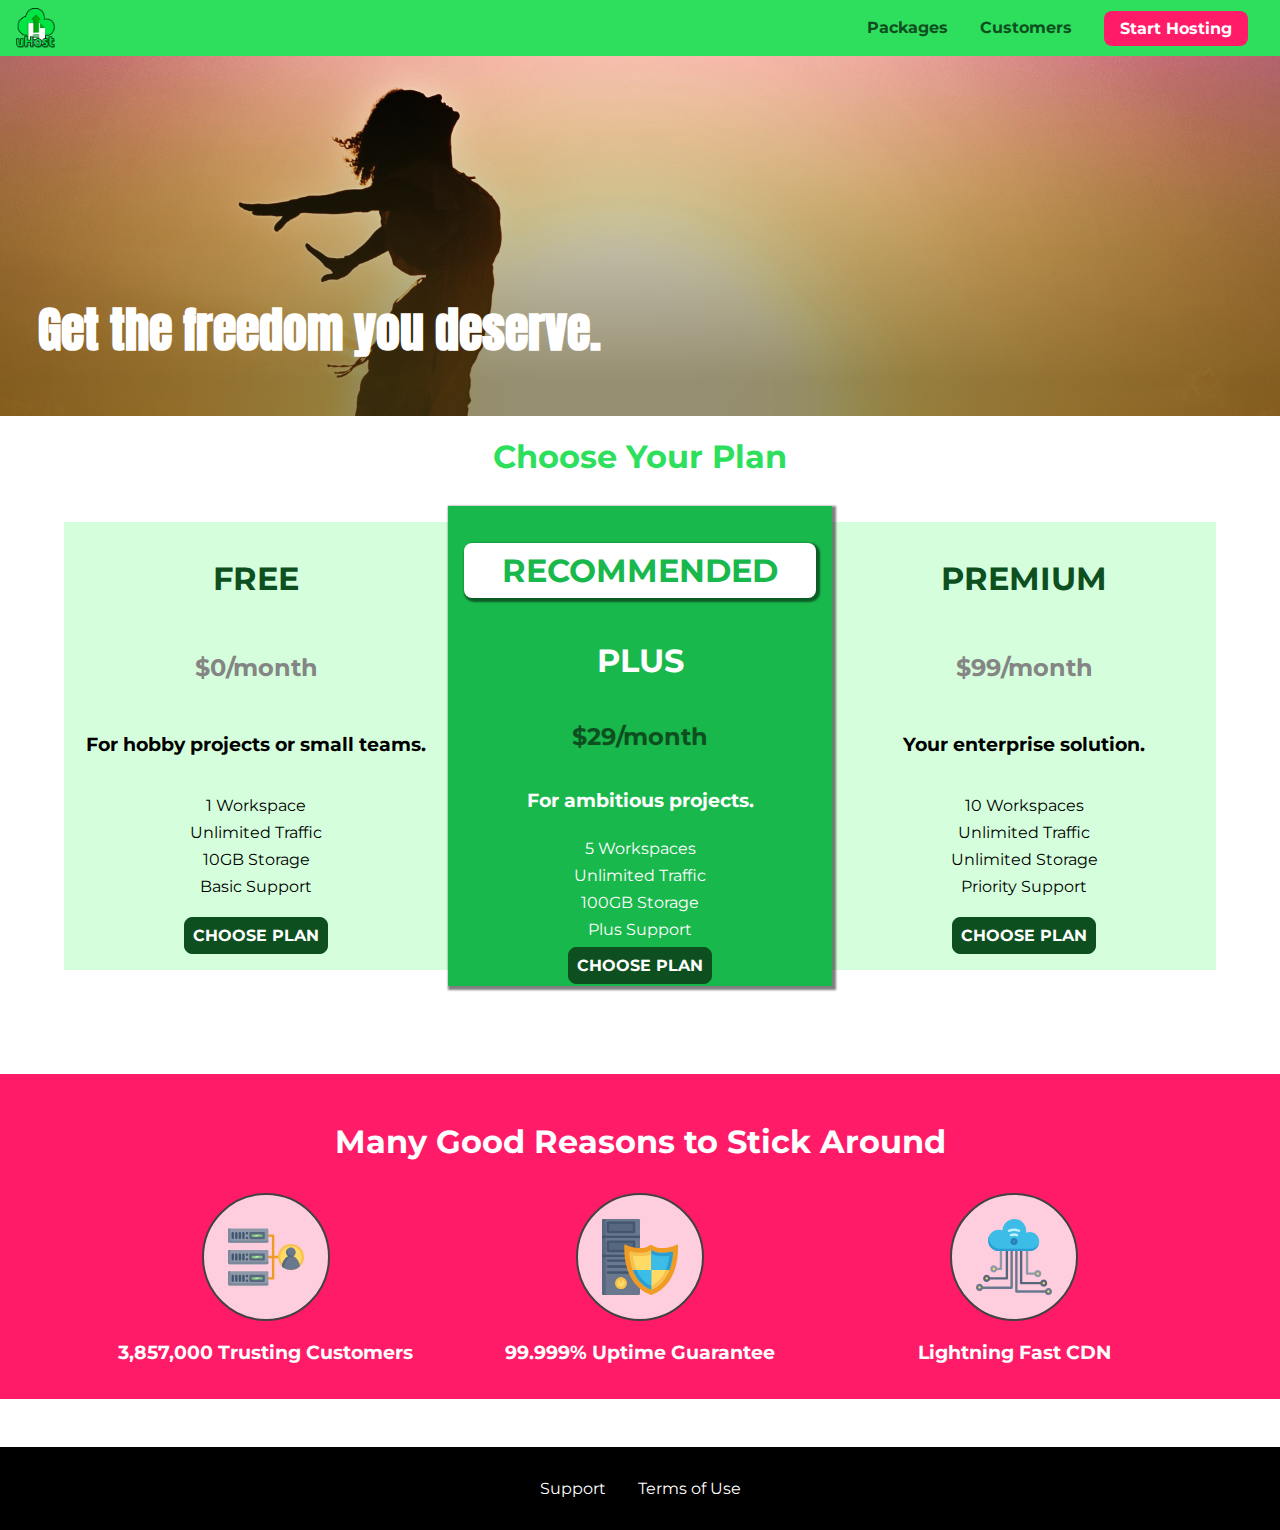
<file: index.html>
<!DOCTYPE html>
<html lang="en">

<head>
    <meta charset="UTF-8">
    <meta http-equiv="X-UA-Compatible" content="ie=edge">
    <meta name="viewport" content="width=device-width, initial-scale=1.0">
    <title>uHost</title>
    <link rel="shortcut icon" href="favicon.png">
    <link rel="stylesheet" href="shared.css">
    <link rel="stylesheet" href="main.css">
</head>

<body>
    <div class="backdrop"></div>
    <div class="modal">
        <h1 class="modal__title">Do you want to continue?</h1>
        <div class="modal__actions">
            <a href="start-hosting/index.html" class="modal__action">Yes!</a>
            <button class="modal__action modal__action--negative" type="button">No!</button>
        </div>
    </div>
    <header class="main-header">
        <div>
            <button class="toggle-button">
                <span class="toggle-button__bar"></span>
                <span class="toggle-button__bar"></span>
                <span class="toggle-button__bar"></span>
            </button>
            <a href="index.html" class="main-header__brand">
                <img src="images/uhost-icon.png" alt="uHost - Your favorite hosting company">
            </a>
        </div>
        <nav class="main-nav">
            <ul class="main-nav__items">
                <li class="main-nav__item">
                    <a href="packages/index.html">Packages</a>
                </li>
                <li class="main-nav__item">
                    <a href="customers/index.html">Customers</a>
                </li>
                <li class="main-nav__item main-nav__item--cta">
                    <a href="start-hosting/index.html">Start Hosting</a>
                </li>
            </ul>
        </nav>
    </header>
    <nav class="mobile-nav">
        <ul class="mobile-nav__items">
            <li class="mobile-nav__item">
                <a href="packages/index.html">Packages</a>
            </li>
            <li class="mobile-nav__item">
                <a href="customers/index.html">Customers</a>
            </li>
            <li class="mobile-nav__item mobile-nav__item--cta">
                <a href="start-hosting/index.html">Start Hosting</a>
            </li>
        </ul>
    </nav>
    <main>
        <section id="product-overview">
            <h1>Get the freedom you deserve.</h1>
        </section>
        <section id="plans">
            <h1 class="section-title">Choose Your Plan</h1>
            <div class="plan__list">
                <article class="plan">
                    <h1 class="plan__title">FREE</h1>
                    <h2 class="plan__price">$0/month</h2>
                    <h3>For hobby projects or small teams.</h3>
                    <ul class="plan__features">
                        <li class="plan__feature">1 Workspace</li>
                        <li class="plan__feature">Unlimited Traffic</li>
                        <li class="plan__feature">10GB Storage</li>
                        <li class="plan__feature">Basic Support</li>
                    </ul>
                    <div>
                        <button class="button">CHOOSE PLAN</button>
                    </div>
                </article>
                <article class="plan plan--highlighted">
                    <h1 class="plan__annotation">RECOMMENDED</h1>
                    <h1 class="plan__title">PLUS</h1>
                    <h2 class="plan__price">$29/month</h2>
                    <h3>For ambitious projects.</h3>
                    <ul class="plan__features">
                        <li class="plan__feature">5 Workspaces</li>
                        <li class="plan__feature">Unlimited Traffic</li>
                        <li class="plan__feature">100GB Storage</li>
                        <li class="plan__feature">Plus Support</li>
                    </ul>
                    <div>
                        <button class="button">CHOOSE PLAN</button>
                    </div>
                </article>
                <article class="plan">
                    <h1 class="plan__title">PREMIUM</h1>
                    <h2 class="plan__price">$99/month</h2>
                    <h3>Your enterprise solution.</h3>
                    <ul class="plan__features">
                        <li class="plan__feature">10 Workspaces</li>
                        <li class="plan__feature">Unlimited Traffic</li>
                        <li class="plan__feature">Unlimited Storage</li>
                        <li class="plan__feature">Priority Support</li>
                    </ul>
                    <div>
                        <button class="button">CHOOSE PLAN</button>
                    </div>
                </article>
            </div>
        </section>
        <section id="key-features">
            <h1 class="section-title">Many Good Reasons to Stick Around</h1>
            <ul class="key-feature__list">
                <li class="key-feature">
                    <div class="key-feature__image">
                        <svg viewBox="0 0 512 512">
                            <path style="fill:#F09B24;"
                                d="M344,248h-32V112c0-4.418-3.582-8-8-8h-40c-4.418,0-8,3.582-8,8s3.582,8,8,8h32v128h-32  c-4.418,0-8,3.582-8,8s3.582,8,8,8h32v128h-32c-4.418,0-8,3.582-8,8s3.582,8,8,8h40c4.418,0,8-3.582,8-8V264h32c4.418,0,8-3.582,8-8  S348.418,248,344,248z" />
                            <path style="fill:#8E9AA9;"
                                d="M264,64H8c-4.418,0-8,3.582-8,8v80c0,4.418,3.582,8,8,8h256c4.418,0,8-3.582,8-8V72  C272,67.582,268.418,64,264,64z" />
                            <path style="fill:#7C899B;"
                                d="M24,144c-4.418,0-8-3.582-8-8V64H8c-4.418,0-8,3.582-8,8v80c0,4.418,3.582,8,8,8h256  c4.418,0,8-3.582,8-8v-8H24z" />
                            <rect x="152" y="96" style="fill:#B8E3A8;" width="88" height="32" />
                            <g>
                                <polygon style="fill:#7EC97D;" points="152,96 152,128 166,128 198,96  " />
                                <polygon style="fill:#7EC97D;" points="220,96 188,128 240,128 240,96  " />
                            </g>
                            <path style="fill:#56677E;"
                                d="M240,136h-88c-4.418,0-8-3.582-8-8V96c0-4.418,3.582-8,8-8h88c4.418,0,8,3.582,8,8v32  C248,132.418,244.418,136,240,136z M160,120h72v-16h-72V120z" />
                            <g>
                                <path style="fill:#435670;"
                                    d="M32,136c-4.418,0-8-3.582-8-8V96c0-4.418,3.582-8,8-8s8,3.582,8,8v32C40,132.418,36.418,136,32,136z   " />
                                <path style="fill:#435670;"
                                    d="M56,136c-4.418,0-8-3.582-8-8V96c0-4.418,3.582-8,8-8s8,3.582,8,8v32C64,132.418,60.418,136,56,136z   " />
                                <path style="fill:#435670;"
                                    d="M80,136c-4.418,0-8-3.582-8-8V96c0-4.418,3.582-8,8-8s8,3.582,8,8v32C88,132.418,84.418,136,80,136z   " />
                                <path style="fill:#435670;"
                                    d="M104,136c-4.418,0-8-3.582-8-8V96c0-4.418,3.582-8,8-8s8,3.582,8,8v32   C112,132.418,108.418,136,104,136z" />
                                <path style="fill:#435670;"
                                    d="M128,105c-4.418,0-8-3.582-8-8v-1c0-4.418,3.582-8,8-8s8,3.582,8,8v1   C136,101.418,132.418,105,128,105z" />
                                <path style="fill:#435670;"
                                    d="M128,136c-4.418,0-8-3.582-8-8v-1c0-4.418,3.582-8,8-8s8,3.582,8,8v1   C136,132.418,132.418,136,128,136z" />
                            </g>
                            <path style="fill:#8E9AA9;"
                                d="M264,208H8c-4.418,0-8,3.582-8,8v80c0,4.418,3.582,8,8,8h256c4.418,0,8-3.582,8-8v-80  C272,211.582,268.418,208,264,208z" />
                            <path style="fill:#7C899B;"
                                d="M24,288c-4.418,0-8-3.582-8-8v-72H8c-4.418,0-8,3.582-8,8v80c0,4.418,3.582,8,8,8h256  c4.418,0,8-3.582,8-8v-8H24z" />
                            <rect x="152" y="240" style="fill:#B8E3A8;" width="88" height="32" />
                            <g>
                                <polygon style="fill:#7EC97D;" points="152,240 152,272 166,272 198,240  " />
                                <polygon style="fill:#7EC97D;" points="220,240 188,272 240,272 240,240  " />
                            </g>
                            <path style="fill:#56677E;"
                                d="M240,280h-88c-4.418,0-8-3.582-8-8v-32c0-4.418,3.582-8,8-8h88c4.418,0,8,3.582,8,8v32  C248,276.418,244.418,280,240,280z M160,264h72v-16h-72V264z" />
                            <g>
                                <path style="fill:#435670;"
                                    d="M32,280c-4.418,0-8-3.582-8-8v-32c0-4.418,3.582-8,8-8s8,3.582,8,8v32C40,276.418,36.418,280,32,280   z" />
                                <path style="fill:#435670;"
                                    d="M56,280c-4.418,0-8-3.582-8-8v-32c0-4.418,3.582-8,8-8s8,3.582,8,8v32C64,276.418,60.418,280,56,280   z" />
                                <path style="fill:#435670;"
                                    d="M80,280c-4.418,0-8-3.582-8-8v-32c0-4.418,3.582-8,8-8s8,3.582,8,8v32C88,276.418,84.418,280,80,280   z" />
                                <path style="fill:#435670;"
                                    d="M104,280c-4.418,0-8-3.582-8-8v-32c0-4.418,3.582-8,8-8s8,3.582,8,8v32   C112,276.418,108.418,280,104,280z" />
                                <path style="fill:#435670;"
                                    d="M128,249c-4.418,0-8-3.582-8-8v-1c0-4.418,3.582-8,8-8s8,3.582,8,8v1   C136,245.418,132.418,249,128,249z" />
                                <path style="fill:#435670;"
                                    d="M128,280c-4.418,0-8-3.582-8-8v-1c0-4.418,3.582-8,8-8s8,3.582,8,8v1   C136,276.418,132.418,280,128,280z" />
                            </g>
                            <path style="fill:#8E9AA9;"
                                d="M264,352H8c-4.418,0-8,3.582-8,8v80c0,4.418,3.582,8,8,8h256c4.418,0,8-3.582,8-8v-80  C272,355.582,268.418,352,264,352z" />
                            <path style="fill:#7C899B;"
                                d="M24,432c-4.418,0-8-3.582-8-8v-72H8c-4.418,0-8,3.582-8,8v80c0,4.418,3.582,8,8,8h256  c4.418,0,8-3.582,8-8v-8H24z" />
                            <rect x="152" y="384" style="fill:#B8E3A8;" width="88" height="32" />
                            <g>
                                <polygon style="fill:#7EC97D;" points="152,384 152,416 166,416 198,384  " />
                                <polygon style="fill:#7EC97D;" points="220,384 188,416 240,416 240,384  " />
                            </g>
                            <path style="fill:#56677E;"
                                d="M240,424h-88c-4.418,0-8-3.582-8-8v-32c0-4.418,3.582-8,8-8h88c4.418,0,8,3.582,8,8v32  C248,420.418,244.418,424,240,424z M160,408h72v-16h-72V408z" />
                            <g>
                                <path style="fill:#435670;"
                                    d="M32,424c-4.418,0-8-3.582-8-8v-32c0-4.418,3.582-8,8-8s8,3.582,8,8v32C40,420.418,36.418,424,32,424   z" />
                                <path style="fill:#435670;"
                                    d="M56,424c-4.418,0-8-3.582-8-8v-32c0-4.418,3.582-8,8-8s8,3.582,8,8v32C64,420.418,60.418,424,56,424   z" />
                                <path style="fill:#435670;"
                                    d="M80,424c-4.418,0-8-3.582-8-8v-32c0-4.418,3.582-8,8-8s8,3.582,8,8v32C88,420.418,84.418,424,80,424   z" />
                                <path style="fill:#435670;"
                                    d="M104,424c-4.418,0-8-3.582-8-8v-32c0-4.418,3.582-8,8-8s8,3.582,8,8v32   C112,420.418,108.418,424,104,424z" />
                                <path style="fill:#435670;"
                                    d="M128,393c-4.418,0-8-3.582-8-8v-1c0-4.418,3.582-8,8-8s8,3.582,8,8v1   C136,389.418,132.418,393,128,393z" />
                                <path style="fill:#435670;"
                                    d="M128,424c-4.418,0-8-3.582-8-8v-1c0-4.418,3.582-8,8-8s8,3.582,8,8v1   C136,420.418,132.418,424,128,424z" />
                            </g>
                            <path style="fill:#F7C14D;"
                                d="M424,168c-48.523,0-88,39.477-88,88s39.477,88,88,88s88-39.477,88-88S472.523,168,424,168z" />
                            <path style="fill:#FFDB66;"
                                d="M424,184c-39.701,0-72,32.299-72,72s32.299,72,72,72s72-32.299,72-72S463.701,184,424,184z" />
                            <path style="fill:#69788D;"
                                d="M484.893,314.16C476.393,274.588,451.922,248,424,248s-52.393,26.588-60.893,66.16  c-0.605,2.82,0.354,5.749,2.511,7.664C381.731,336.124,402.465,344,424,344s42.269-7.876,58.381-22.176  C484.539,319.909,485.498,316.98,484.893,314.16z" />
                            <path style="fill:#56677E;"
                                d="M434.053,249.171C430.768,248.403,427.411,248,424,248c-27.922,0-52.393,26.588-60.893,66.16  c-0.605,2.82,0.354,5.749,2.511,7.664c3.383,3.002,6.979,5.703,10.734,8.125C384.904,286.243,407.373,255.378,434.053,249.171z" />
                            <path style="fill:#69788D;"
                                d="M424,192c-17.645,0-32,14.355-32,32s14.355,32,32,32s32-14.355,32-32S441.645,192,424,192z" />
                            <path style="fill:#56677E;"
                                d="M432,248c-17.645,0-32-14.355-32-32c0-6.783,2.128-13.076,5.742-18.258  C397.444,203.53,392,213.138,392,224c0,17.645,14.355,32,32,32c10.862,0,20.471-5.444,26.258-13.742  C445.076,245.872,438.783,248,432,248z" />

                        </svg>
                    </div>
                    <p class="key-feature__description">3,857,000 Trusting Customers</p>
                </li>
                <li class="key-feature">
                    <div class="key-feature__image">
                        <svg viewBox="0 0 512 512">
                            <path style="fill:#69788D;"
                                d="M248,0H8C3.582,0,0,3.582,0,8v496c0,4.418,3.582,8,8,8h240c4.418,0,8-3.582,8-8V8  C256,3.582,252.418,0,248,0z" />
                            <path style="fill:#56677E;"
                                d="M24,504V8c0-4.418,3.582-8,8-8H8C3.582,0,0,3.582,0,8v496c0,4.418,3.582,8,8,8h24  C27.582,512,24,508.418,24,504z" />
                            <g>
                                <rect x="0" y="112" style="fill:#435670;" width="256" height="16" />
                                <rect x="0" y="240" style="fill:#435670;" width="256" height="16" />
                            </g>
                            <path style="fill:#F7C14D;"
                                d="M128,392c-22.056,0-40,17.944-40,40s17.944,40,40,40s40-17.944,40-40S150.056,392,128,392z" />
                            <path style="fill:#FFDB66;"
                                d="M128,408c-13.233,0-24,10.767-24,24s10.767,24,24,24s24-10.767,24-24S141.233,408,128,408z" />
                            <path style="fill:#F7C14D;"
                                d="M128,392c-2.739,0-5.414,0.278-8,0.805V424c0,4.418,3.582,8,8,8c4.418,0,8-3.582,8-8v-31.195  C133.414,392.278,130.739,392,128,392z" />
                            <g>
                                <path style="fill:#435670;"
                                    d="M216,288H40c-4.418,0-8-3.582-8-8s3.582-8,8-8h176c4.418,0,8,3.582,8,8S220.418,288,216,288z" />
                                <path style="fill:#435670;"
                                    d="M216,328H40c-4.418,0-8-3.582-8-8s3.582-8,8-8h176c4.418,0,8,3.582,8,8S220.418,328,216,328z" />
                                <path style="fill:#435670;"
                                    d="M216,368H40c-4.418,0-8-3.582-8-8s3.582-8,8-8h176c4.418,0,8,3.582,8,8S220.418,368,216,368z" />
                                <path style="fill:#435670;"
                                    d="M216,16H40c-4.418,0-8,3.582-8,8v64c0,4.418,3.582,8,8,8h176c4.418,0,8-3.582,8-8V24   C224,19.582,220.418,16,216,16z" />
                            </g>
                            <rect x="48" y="32" style="fill:#56677E;" width="160" height="48" />
                            <path style="fill:#435670;"
                                d="M216,144H40c-4.418,0-8,3.582-8,8v64c0,4.418,3.582,8,8,8h176c4.418,0,8-3.582,8-8v-64  C224,147.582,220.418,144,216,144z" />
                            <rect x="48" y="160" style="fill:#56677E;" width="160" height="48" />
                            <path style="fill:#F09B24;"
                                d="M511.747,180.237c-0.194-6.537-8.107-10.107-13.135-5.894c-5.6,4.693-42.904,21.282-98.514,21.282  c-33.45,0-64.625-20.999-64.929-21.206c-2.9-1.991-6.764-1.85-9.512,0.346c-2.677,2.135-27.201,20.86-63.793,20.86  c-55.607,0-92.914-16.589-98.515-21.282c-5.028-4.211-12.941-0.645-13.135,5.894c-1.634,54.834,4.655,105.941,18.693,151.903  c12.096,39.604,29.759,74.047,52.497,102.373c27.538,34.304,62.743,59.882,104.66,76.045c3.069,1.918,6.757,1.921,9.83,0  c41.917-16.163,77.122-41.741,104.66-76.045c22.738-28.326,40.401-62.77,52.497-102.373  C507.092,286.179,513.381,235.071,511.747,180.237z" />
                            <path style="fill:#F7C14D;"
                                d="M476.21,221.226c-1.953-1.631-4.568-2.235-7.036-1.628c-21.686,5.327-44.926,8.028-69.075,8.028  c-25.926,0-49.633-8.975-64.955-16.504c-2.307-1.134-5.016-1.091-7.284,0.116c-14.059,7.477-36.919,16.388-65.994,16.388  c-24.153,0-47.394-2.701-69.075-8.028c-5.155-1.268-10.221,2.966-9.894,8.261c2.077,33.693,7.668,65.635,16.616,94.935  c22.774,74.565,66.139,126.334,128.888,153.868c2.032,0.891,4.397,0.891,6.43,0c61.777-27.107,104.716-78.876,127.62-153.868  c8.948-29.3,14.539-61.241,16.616-94.935C479.224,225.319,478.163,222.856,476.21,221.226z" />
                            <path style="fill:#FFDB66;"
                                d="M331.609,451.727c-52.604-25.289-89.304-70.987-109.144-135.944  c-6.532-21.39-11.162-44.336-13.82-68.447c17.133,2.852,34.952,4.291,53.22,4.291c29.394,0,53.376-7.793,69.978-15.561  c17.44,7.736,41.656,15.561,68.256,15.561c18.267,0,36.085-1.439,53.219-4.291c-2.659,24.112-7.288,47.06-13.82,68.448  C419.545,381.108,383.27,426.805,331.609,451.727z" />
                            <g>
                                <path style="fill:#2C9DD4;"
                                    d="M479.066,227.858c0.157-2.539-0.903-5.002-2.856-6.633s-4.568-2.235-7.036-1.628   c-21.686,5.327-44.926,8.028-69.075,8.028c-25.926,0-49.633-8.975-64.955-16.504c-1.057-0.52-2.2-0.78-3.345-0.806l-0.072,133.351   h123.601c2.556-6.746,4.933-13.702,7.123-20.874C471.398,293.493,476.989,261.552,479.066,227.858z" />
                                <path style="fill:#2C9DD4;"
                                    d="M206.658,343.667c24.153,63.42,65.028,108.108,121.743,132.995c1.031,0.452,2.147,0.673,3.263,0.666   l0.063-133.661H206.658z" />
                            </g>
                            <g>
                                <path style="fill:#3CBDE8;"
                                    d="M439.497,315.783c6.532-21.389,11.161-44.336,13.82-68.448c-17.134,2.852-34.952,4.291-53.219,4.291   c-26.6,0-50.815-7.824-68.256-15.561l-0.116,107.601h97.758C433.179,334.807,436.524,325.518,439.497,315.783z" />
                                <path style="fill:#3CBDE8;"
                                    d="M232.523,343.667c21.144,50.298,54.363,86.56,99.087,108.06l0.117-108.06H232.523z" />
                            </g>
                        </svg>
                    </div>
                    <p class="key-feature__description">99.999% Uptime Guarantee</p>
                </li>
                <li class="key-feature">
                    <div class="key-feature__image">
                        <svg viewBox="0 0 512 512">
                            <path style="fill:#8E9AA9;"
                                d="M168,200c-4.418,0-8,3.582-8,8v120h-17.376c-3.302-9.311-12.194-16-22.624-16  c-13.234,0-24,10.767-24,24s10.766,24,24,24c10.429,0,19.321-6.689,22.624-16H168c4.418,0,8-3.582,8-8V208  C176,203.582,172.418,200,168,200z" />
                            <path style="fill:#FFDB66;"
                                d="M120,328c-4.411,0-8,3.589-8,8s3.589,8,8,8s8-3.589,8-8S124.411,328,120,328z" />
                            <path style="fill:#56677E;"
                                d="M208,200c-4.418,0-8,3.582-8,8v184H94.624C91.322,382.689,82.43,376,72,376  c-13.234,0-24,10.767-24,24s10.766,24,24,24c10.429,0,19.321-6.689,22.624-16H208c4.418,0,8-3.582,8-8V208  C216,203.582,212.418,200,208,200z" />
                            <path style="fill:#FFDB66;"
                                d="M72,392c-4.411,0-8,3.589-8,8s3.589,8,8,8s8-3.589,8-8S76.411,392,72,392z" />
                            <path style="fill:#69788D;"
                                d="M240,208c-4.418,0-8,3.582-8,8v239H47.24c-2.671-10.34-12.078-18-23.24-18c-13.234,0-24,10.767-24,24  s10.766,24,24,24c9.666,0,18.009-5.747,21.809-14H240c4.418,0,8-3.582,8-8V216C248,211.582,244.418,208,240,208z" />
                            <path style="fill:#FFDB66;"
                                d="M24,453c-4.411,0-8,3.589-8,8s3.589,8,8,8s8-3.589,8-8S28.411,453,24,453z" />
                            <path style="fill:#69788D;"
                                d="M488,464c-10.429,0-19.321,6.689-22.624,16H280V208c0-4.418-3.582-8-8-8s-8,3.582-8,8v280  c0,4.418,3.582,8,8,8h193.376c3.302,9.311,12.194,16,22.624,16c13.234,0,24-10.767,24-24S501.234,464,488,464z" />
                            <path style="fill:#FFDB66;"
                                d="M488,480c-4.411,0-8,3.589-8,8s3.589,8,8,8s8-3.589,8-8S492.411,480,488,480z" />
                            <path style="fill:#56677E;"
                                d="M456,408c-10.429,0-19.321,6.689-22.624,16H312V208c0-4.418-3.582-8-8-8s-8,3.582-8,8v224  c0,4.418,3.582,8,8,8h129.376c3.302,9.311,12.194,16,22.624,16c13.234,0,24-10.767,24-24S469.234,408,456,408z" />
                            <path style="fill:#FFDB66;"
                                d="M456,424c-4.411,0-8,3.589-8,8s3.589,8,8,8s8-3.589,8-8S460.411,424,456,424z" />
                            <path style="fill:#8E9AA9;"
                                d="M416,344c-10.429,0-19.321,6.689-22.624,16H352V208c0-4.418-3.582-8-8-8s-8,3.582-8,8v160  c0,4.418,3.582,8,8,8h49.376c3.302,9.311,12.194,16,22.624,16c13.234,0,24-10.767,24-24S429.234,344,416,344z" />
                            <path style="fill:#FFDB66;"
                                d="M416,360c-4.411,0-8,3.589-8,8s3.589,8,8,8s8-3.589,8-8S420.411,360,416,360z" />
                            <path style="fill:#3CBDE8;"
                                d="M362,88c-8.741,0-17.231,1.751-25.06,5.085C337.646,88.797,338,84.43,338,80  c0-44.112-35.888-80-80-80c-42.823,0-77.895,33.816-79.909,76.149C170.393,73.415,162.244,72,154,72c-39.701,0-72,32.299-72,72  s32.299,72,72,72h208c35.29,0,64-28.71,64-64S397.29,88,362,88z" />
                            <path style="fill:#2C9DD4;"
                                d="M368,200H160c-39.701,0-72-32.299-72-72c0-5.863,0.721-11.559,2.05-17.019  C84.918,120.88,82,132.102,82,144c0,39.701,32.299,72,72,72h208c30.389,0,55.88-21.296,62.379-49.743  C413.565,186.327,392.352,200,368,200z" />
                            <path style="fill:#2A7DB5;"
                                d="M256,128c-13.234,0-24,10.767-24,24s10.766,24,24,24c13.233,0,24-10.767,24-24S269.233,128,256,128z" />
                            <path style="fill:#2C9DD4;"
                                d="M256,144c-4.411,0-8,3.589-8,8s3.589,8,8,8c4.411,0,8-3.589,8-8S260.411,144,256,144z" />
                            <g>
                                <path style="fill:#C5F1FA;"
                                    d="M221.755,87.695c-2.994,0-5.864-1.688-7.233-4.572c-1.894-3.991-0.194-8.763,3.798-10.657   C230.157,66.849,242.834,64,256,64c13.166,0,25.844,2.849,37.68,8.466c3.992,1.895,5.692,6.666,3.798,10.657   s-6.666,5.692-10.657,3.798C277.144,82.328,266.774,80,256,80c-10.774,0-21.144,2.328-30.821,6.921   C224.072,87.446,222.904,87.695,221.755,87.695z" />
                                <path style="fill:#C5F1FA;"
                                    d="M276.545,116.618c-1.148,0-2.316-0.249-3.424-0.774C267.745,113.293,261.985,112,256,112   c-5.985,0-11.745,1.293-17.121,3.844c-3.991,1.895-8.763,0.192-10.657-3.798c-1.894-3.992-0.193-8.764,3.798-10.657   C239.557,97.813,247.625,96,256,96c8.376,0,16.444,1.813,23.98,5.389c3.991,1.894,5.692,6.665,3.798,10.657   C282.41,114.93,279.539,116.618,276.545,116.618z" />
                            </g>

                        </svg>
                    </div>
                    <p class="key-feature__description">Lightning Fast CDN</p>
                </li>
            </ul>
        </section>
    </main>
    <footer class="main-footer">
        <nav>
            <ul class="main-footer__links">
                <li class="main-footer__link">
                    <a href="#">Support</a>
                </li>
                <li class="main-footer__link">
                    <a href="#">Terms of Use</a>
                </li>
            </ul>
        </nav>
    </footer>
    <script src="shared.js"></script>
</body>

</html>
</file>
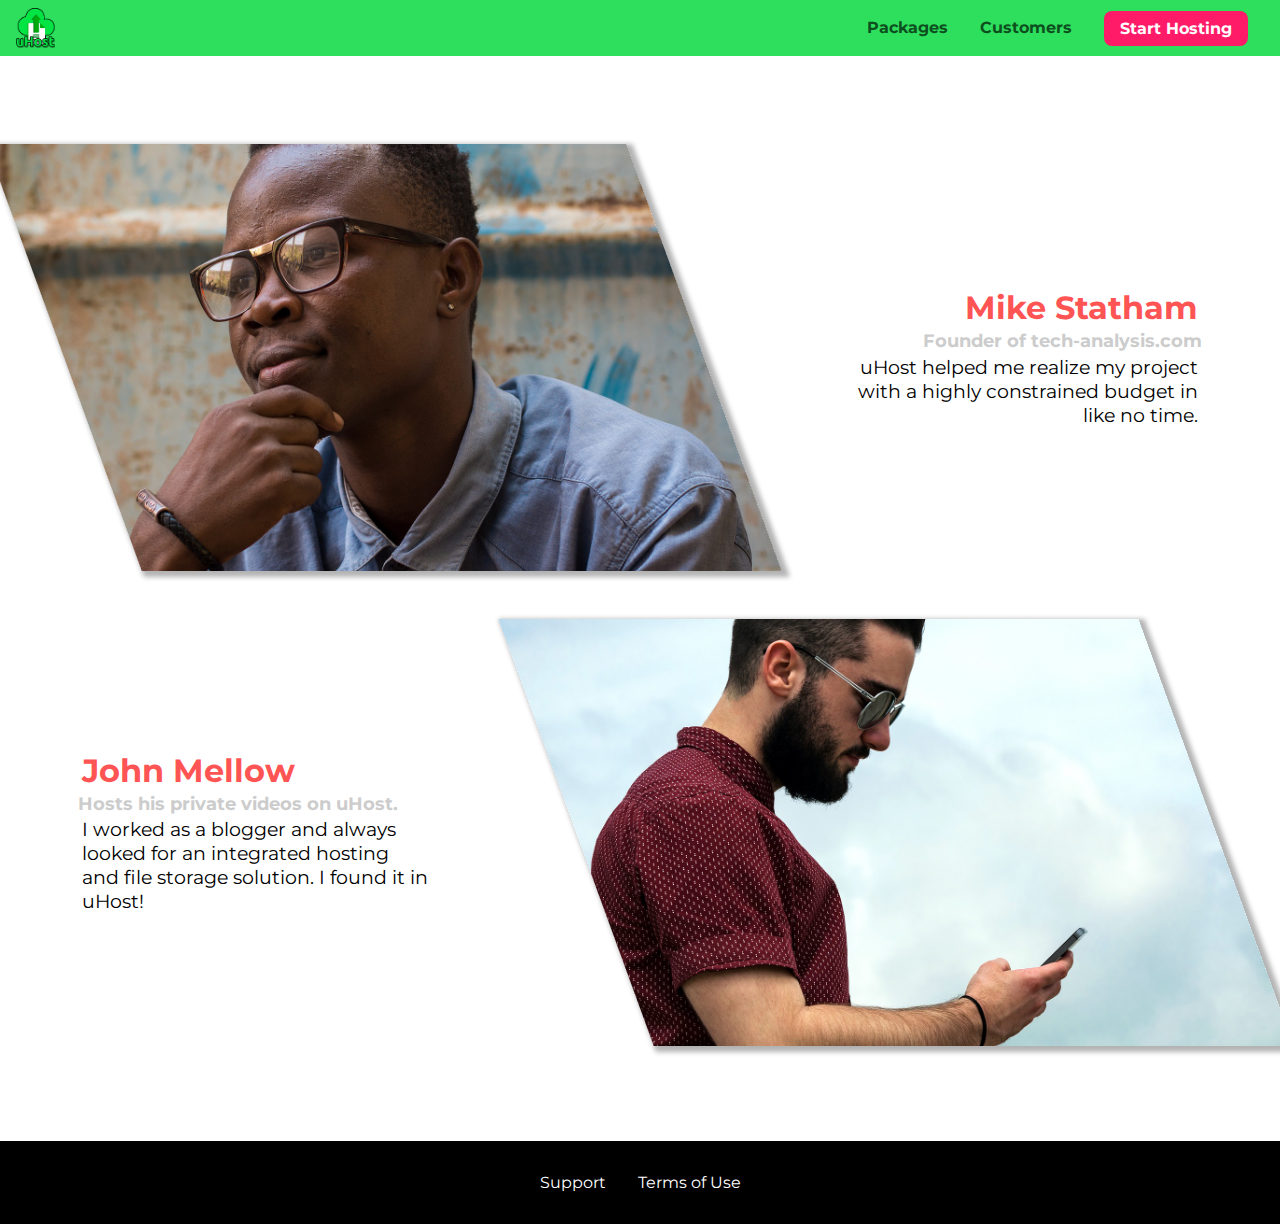
<file: customers/index.html>
<!DOCTYPE html>
<html lang="en">

<head>
    <meta charset="UTF-8">
    <meta name="viewport" content="width=device-width, initial-scale=1.0">
    <meta http-equiv="X-UA-Compatible" content="ie=edge">
    <title>uHost Customers</title>
    <link rel="shortcut icon" href="../favicon.png">
    <link rel="stylesheet" href="../shared.css">
    <link rel="stylesheet" href="customers.css">
</head>

<body>
    <div class="backdrop"></div>
    <header class="main-header">
        <div>
            <button class="toggle-button">
                <span class="toggle-button__bar"></span>
                <span class="toggle-button__bar"></span>
                <span class="toggle-button__bar"></span>
            </button>
            <a href="../index.html" class="main-header__brand">
                <img src="../images/uhost-icon.png" alt="uHost - Your favorite hosting company">
            </a>
        </div>
        <nav class="main-nav">
            <ul class="main-nav__items">
                <li class="main-nav__item">
                    <a href="../packages/index.html">Packages</a>
                </li>
                <li class="main-nav__item">
                    <a href="index.html">Customers</a>
                </li>
                <li class="main-nav__item main-nav__item--cta">
                    <a href="../start-hosting/index.html">Start Hosting</a>
                </li>
            </ul>
        </nav>
    </header>
    <nav class="mobile-nav">
        <ul class="mobile-nav__items">
            <li class="mobile-nav__item">
                <a href="../packages/index.html">Packages</a>
            </li>
            <li class="mobile-nav__item">
                <a href="index.html">Customers</a>
            </li>
            <li class="mobile-nav__item mobile-nav__item--cta">
                <a href="../start-hosting/index.html">Start Hosting</a>
            </li>
        </ul>
    </nav>
    <main>
        <div>
            <div class="testimonial" id="customer-1">
                <div class="testimonial__image-container">
                    <img src="../images/customer-1.jpg" alt="Mike Statham - Customer" class="testimonial__image">
                </div>
                <div class="testimonial__info">
                    <h1 class="testimonial__name">Mike Statham</h1>
                    <h2 class="testimonial__subtitle">Founder of
                        <a href="tech-analysis.com">tech-analysis.com</a>
                    </h2>
                    <p class="testimonial__text">uHost helped me realize my project with a highly constrained budget in
                        like no time.</p>
                </div>
            </div>
            <div class="testimonial" id="customer-2">

                <div class="testimonial__info">
                    <h1 class="testimonial__name">John Mellow</h1>
                    <h2 class="testimonial__subtitle">Hosts his private videos on uHost.
                    </h2>
                    <p class="testimonial__text">I worked as a blogger and always looked for an integrated hosting and
                        file storage solution. I found
                        it in uHost!
                    </p>
                </div>
                <div class="testimonial__image-container">
                    <img src="../images/customer-2.jpg" alt="John Mellow - Customer" class="testimonial__image">
                </div>
            </div>
        </div>
    </main>
    <footer class="main-footer">
        <nav>
            <ul class="main-footer__links">
                <li class="main-footer__link">
                    <a href="#">Support</a>
                </li>
                <li class="main-footer__link">
                    <a href="#">Terms of Use</a>
                </li>
            </ul>
        </nav>
    </footer>
    <script src="../shared.js"></script>
</body>

</html>
</file>
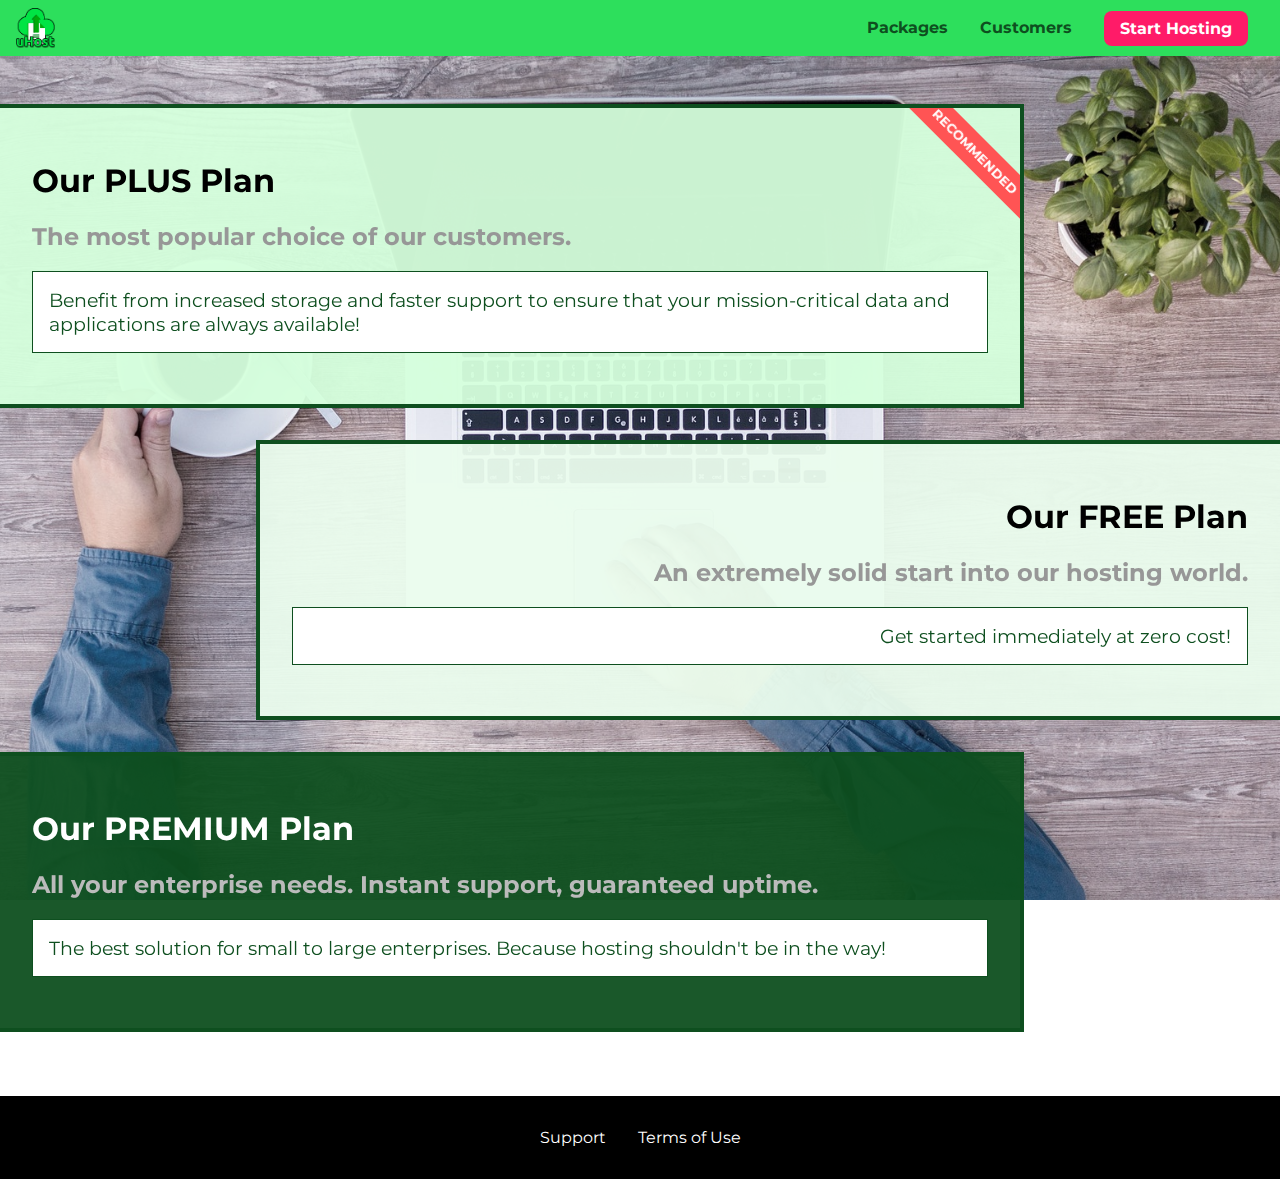
<file: packages/index.html>
<!DOCTYPE html>
<html lang="en">

<head>
    <meta charset="UTF-8">
    <meta http-equiv="X-UA-Compatible" content="ie=edge">
    <meta name="viewport" content="width=device-width, initial-scale=1.0">
    <title>uHost</title>
    <link rel="shortcut icon" href="../favicon.png">
    <link rel="stylesheet" href="../shared.css">
    <link rel="stylesheet" href="packages.css">
</head>

<body>
    <div class="backdrop"></div>
    <div class="background"></div>
    <header class="main-header">
        <div>
            <button class="toggle-button">
                <span class="toggle-button__bar"></span>
                <span class="toggle-button__bar"></span>
                <span class="toggle-button__bar"></span>
            </button>
            <a href="../index.html" class="main-header__brand">
                <img src="../images/uhost-icon.png" alt="uHost - Your favorite hosting company">
            </a>
        </div>
        <nav class="main-nav">
            <ul class="main-nav__items">
                <li class="main-nav__item">
                    <a href="index.html">Packages</a>
                </li>
                <li class="main-nav__item">
                    <a href="../customers/index.html">Customers</a>
                </li>
                <li class="main-nav__item main-nav__item--cta">
                    <a href="../start-hosting/index.html">Start Hosting</a>
                </li>
            </ul>
        </nav>
    </header>
    <nav class="mobile-nav">
        <ul class="mobile-nav__items">
            <li class="mobile-nav__item">
                <a href="index.html">Packages</a>
            </li>
            <li class="mobile-nav__item">
                <a href="../customers/index.html">Customers</a>
            </li>
            <li class="mobile-nav__item mobile-nav__item--cta">
                <a href="../start-hosting/index.html">Start Hosting</a>
            </li>
        </ul>
    </nav>
    <main>
        <section class="package" id="plus">
            <a href="#">
                <h1 class="package__title">Our PLUS Plan</h1>
                <h2 class="package__badge">RECOMMENDED</h2>
                <h2 class="package__subtitle">The most popular choice of our customers.</h2>
                <p class="package__info">Benefit from increased storage and faster support to ensure that your
                    mission-critical data and applications
                    are always available!</p>
            </a>
        </section>
        <section class="package" id="free">
            <a href="#">
                <h1 class="package__title">Our FREE Plan</h1>
                <h2 class="package__subtitle">An extremely solid start into our hosting world.</h2>
                <p class="package__info">Get started immediately at zero cost!</p>
            </a>
        </section>
        <div class="clearfix"></div>
        <section class="package" id="premium">
            <a href="#">
                <h1 class="package__title">Our PREMIUM Plan</h1>
                <h2 class="package__subtitle">All your enterprise needs. Instant support, guaranteed uptime. </h2>
                <p class="package__info">The best solution for small to large enterprises. Because hosting shouldn't be
                    in the way!</p>
            </a>
        </section>
    </main>
    <footer class="main-footer">
        <nav>
            <ul class="main-footer__links">
                <li class="main-footer__link">
                    <a href="#">Support</a>
                </li>
                <li class="main-footer__link">
                    <a href="#">Terms of Use</a>
                </li>
            </ul>
        </nav>
    </footer>
    <script src="../shared.js"></script>
</body>

</html>
</file>
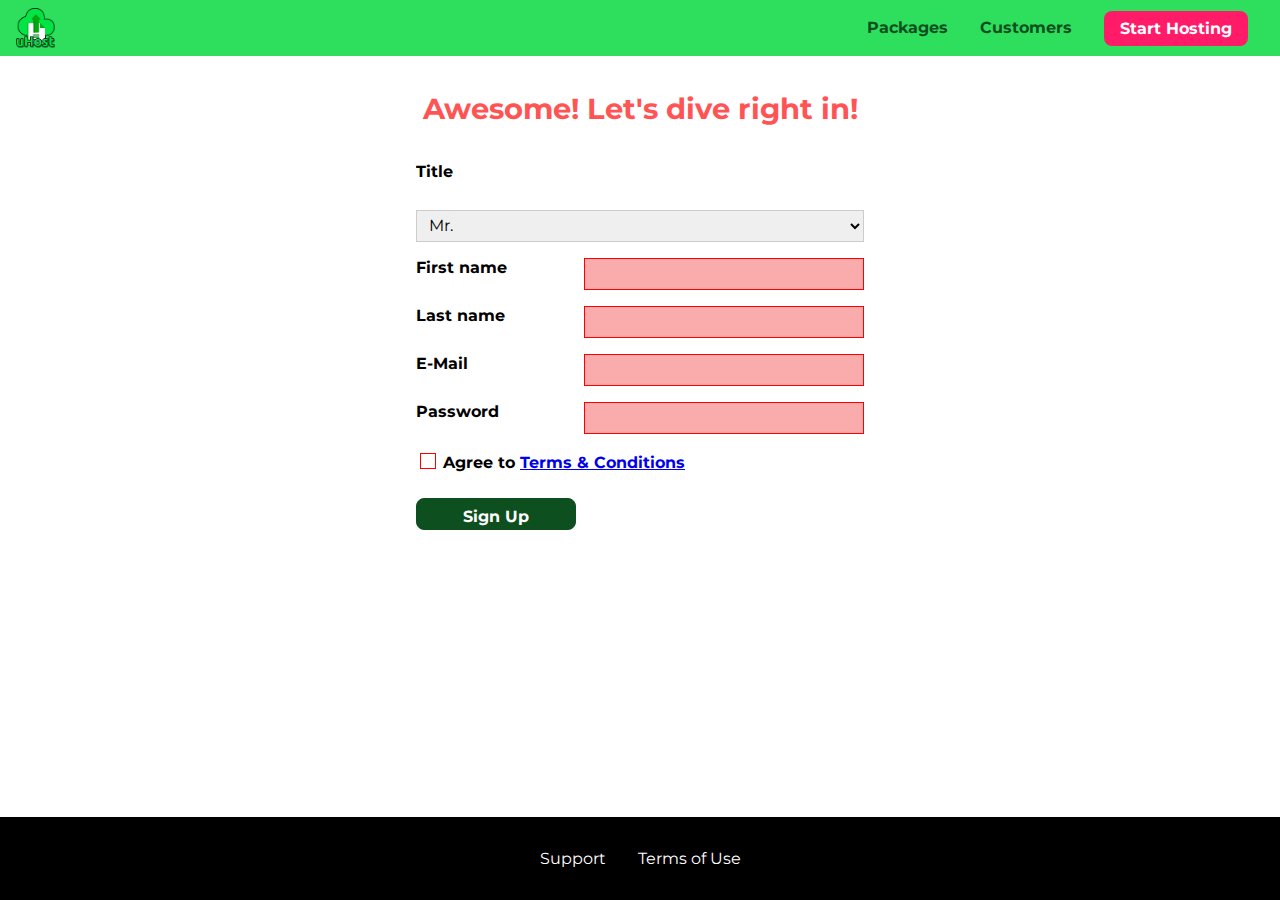
<file: start-hosting/index.html>
<!DOCTYPE html>
<html lang="en">

<head>
    <meta charset="UTF-8">
    <meta name="viewport" content="width=device-width, initial-scale=1.0">
    <meta http-equiv="X-UA-Compatible" content="ie=edge">
    <title>uHost Signup</title>
    <link rel="shortcut icon" href="../favicon.png">
    <link rel="stylesheet" href="../shared.css">
    <link rel="stylesheet" href="start-hosting.css">
</head>

<body>
    <div class="backdrop"></div>
    <header class="main-header">
        <div>
            <button class="toggle-button">
                <span class="toggle-button__bar"></span>
                <span class="toggle-button__bar"></span>
                <span class="toggle-button__bar"></span>
            </button>
            <a href="../index.html" class="main-header__brand">
                <img src="../images/uhost-icon.png" alt="uHost - Your favorite hosting company">
            </a>
        </div>
        <nav class="main-nav">
            <ul class="main-nav__items">
                <li class="main-nav__item">
                    <a href="../packages/index.html">Packages</a>
                </li>
                <li class="main-nav__item">
                    <a href="../customers/index.html">Customers</a>
                </li>
                <li class="main-nav__item main-nav__item--cta">
                    <a href="index.html">Start Hosting</a>
                </li>
            </ul>
        </nav>
    </header>
    <nav class="mobile-nav">
        <ul class="mobile-nav__items">
            <li class="mobile-nav__item">
                <a href="../packages/index.html">Packages</a>
            </li>
            <li class="mobile-nav__item">
                <a href="../customers/index.html">Customers</a>
            </li>
            <li class="mobile-nav__item mobile-nav__item--cta">
                <a href="index.html">Start Hosting</a>
            </li>
        </ul>
    </nav>
    <main class="signup-page">
        <h1 class="signup-title">Awesome! Let's dive right in!</h1>
        <form action="index.html" class="signup-form">
            <label for="title">Title</label>
            <select id="title">
                <option value="mr">Mr.</option>
                <option value="ms">Ms.</option>
            </select>
            <label for="first-name">First name</label>
            <input type="text" id="first-name" required>
            <label for="last-name">Last name</label>
            <input type="text" id="last-name" required>
            <label for="email">E-Mail</label>
            <input type="email" id="email" required>
            <label for="password">Password</label>
            <input type="password" id="password" required>
            <div class="signup-form__checkbox">
                <input type="checkbox" id="agree-terms" required>
                <label for="agree-terms">Agree to
                    <a href="#">Terms &amp; Conditions</a>
                </label>
            </div>
            <button type="submit" class="button">Sign Up</button>
        </form>
    </main>
    <footer class="main-footer">
        <nav>
            <ul class="main-footer__links">
                <li class="main-footer__link">
                    <a href="#">Support</a>
                </li>
                <li class="main-footer__link">
                    <a href="#">Terms of Use</a>
                </li>
            </ul>
        </nav>
    </footer>
    <script src="../shared.js"></script>
</body>

</html>
</file>
<file: shared.css>
@import url('https://fonts.googleapis.com/css?family=Roboto:100,400,900');
@import url('https://fonts.googleapis.com/css?family=Anton');
@import url('https://fonts.googleapis.com/css?family=Montserrat:400,700');
:root {
  --dark-green: #0e4f1f;
  --highlight-color: #ff1b68;
}

* {
  box-sizing: border-box;
}

html {
  height: 100%;
}

body {
  font-family: "Montserrat", sans-serif;
  margin: 0;
  display: grid;
  grid-template-rows: 3.5rem auto fit-content(8rem);
  grid-template-areas: "header" "main" "footer";
  /* padding-top: 3.5rem; */
  height: 100%;
}

main {
  /* grid-row: 2 / 3; */
  grid-area: main;
}

.backdrop {
  display: none;
  position: fixed;
  opacity: 0;
  top: 0;
  left: 0;
  z-index: 100;
  width: 100vw;
  height: 100vh;
  background: rgba(0, 0, 0, 0.5);
  transition: opacity 0.2s linear;
}

.main-header {
  width: 100%;
  position: fixed;
  top: 0;
  left: 0;
  background: #2ddf5c;
  padding: 0.5rem 1rem;
  z-index: 60;
  display: -webkit-box;
  display: -ms-flexbox;
  display: -webkit-flex;
  display: flex;
  align-items: center;
  justify-content: space-between;
}

.toggle-button {
  width: 3rem;
  background: transparent;
  border: none;
  cursor: pointer;
  padding-top: 0;
  padding-bottom: 0;
  vertical-align: middle;
}

.toggle-button:focus {
  outline: none;
}

.toggle-button__bar {
  width: 100%;
  height: 0.2rem;
  background: black;
  display: block;
  margin: 0.6rem 0;
}

.main-header__brand {
  color: var(--dark-green);
  text-decoration: none;
  font-weight: bold;
  /* width: 20px; */
}

.main-header__brand img {
  height: 2.5rem;
  vertical-align: middle;
  /* width: 100%; */
}

.main-nav {
  display: none;
}

.main-nav__items {
  margin: 0;
  padding: 0;
  list-style: none;
  display: flex;
}

.main-nav__item {
  margin: 0 1rem;
}

.main-nav__item a, .mobile-nav__item a {
  text-decoration: none;
  color: var(--dark-green);
  font-weight: bold;
  padding: 0.2rem 0;
}

.main-nav__item a:hover, .main-nav__item a:active {
  color: white;
  border-bottom: 5px solid white;
}

.main-nav__item--cta {
  animation: wiggle 400ms 3s 8 ease-out none;
  /*name, duration, delay, aniamtion iterations, direction */
}

.main-nav__item--cta a, .mobile-nav__item--cta a {
  color: white;
  background: var(--highlight-color);
  padding: 0.5rem 1rem;
  border-radius: 8px;
}

.main-nav__item--cta a:hover, .main-nav__item--cta a:active, .mobile-nav__item--cta a:hover, .mobile-nav__item--cta a:active {
  color: var(--highlight-color);
  background: white;
  border: none;
}

@media (min-width: 40rem) {
  .toggle-button {
    display: none;
  }
  .main-nav {
    display: flex;
  }
}

.main-footer {
  background: black;
  padding: 2rem;
  margin-top: 3rem;
  /* grid-row: 3 / 4; */
  grid-area: footer;
}

.main-footer__links {
  list-style: none;
  margin: 0;
  padding: 0;
  display: flex;
  flex-direction: column;
  align-items: center;
}

.main-footer__link {
  margin: 0.5rem 0;
}

.main-footer__link a {
  color: white;
  text-decoration: none;
}

.main-footer__link a:hover, .main-footer__link a:active {
  color: #ccc;
}

.mobile-nav {
  display: none;
  position: fixed;
  z-index: 101;
  top: 0;
  left: 0;
  background: white;
  width: 80%;
  height: 100vh;
}

.mobile-nav__items {
  width: 90%;
  height: 100%;
  list-style: none;
  margin: 0 auto;
  padding: 0;
  display: flex;
  flex-direction: column;
  justify-content: center;
  align-items: center;
}

.mobile-nav__item {
  margin: 1rem 0;
}

.mobile-nav__item a {
  font-size: 1.5rem;
}

.button {
  background: var(--dark-green, #0e4f1f);
  color: white;
  font: inherit;
  border: 1.5px solid var(--dark-green);
  padding: 0.5rem;
  border-radius: 8px;
  font-weight: bold;
  cursor: pointer;
}

.button:hover, .button:active {
  background: white;
  color: var(--dark-green);
}

.button:focus {
  outline: none;
}

.button[disabled] {
  cursor: not-allowed;
  border: #a1a1a1;
  background: #ccc;
  color: #a1a1a1;
}

.open {
  display: block !important;
  opacity: 1 !important;
  transform: translateY(0) !important;
}

@media (min-width: 40rem) {
  .main-footer__link {
    margin: 0 1rem;
  }
  .main-footer__links {
    flex-direction: row;
    justify-content: center;
  }
}

@keyframes wiggle {
  0% {
    transform: rotateZ(0)
  }
  50% {
    transform: rotateZ(-10deg)
  }
  100% {
    transform: rotateZ(10deg)
  }
}
</file>
<file: main.css>
#product-overview {
  background: linear-gradient(to top, rgba(80, 68, 18, 0.6) 10%, transparent), url("images/freedom.jpg") center/cover no-repeat border-box, #ff1b68;
  /* background-image: url("freedom.jpg");
    background-size: cover;
    background-position: left 10% bottom 20%; */
  /* background-repeat: no-repeat;
    background-origin: border-box;
    background-clip: border-box; */
  /* background-image: linear-gradient(180deg, red 70%, blue 60%, rgba(0,0,0,0.5)); */
  /* background-image: radial-gradient(ellipse farthest-corner at 20% 50%, red, blue 70%, green); */
  width: 100vw;
  height: 33vh;
  /* border: 5px dashed red; */
  position: relative;
}

#product-overview h1 {
  color: white;
  font-family: "Anton", sans-serif;
  position: absolute;
  bottom: 5%;
  left: 3%;
  font-size: 1.6rem;
}

@media (min-width: 40rem) and (min-height: 40rem) {
  #product-overview {
    height: 40vh;
    background-position: 50% 25%;
  }
  #product-overview h1 {
    font-size: 3rem;
  }
}

.section-title {
  color: #2ddf5c;
  text-align: center;
}

.plan {
  background: #d5ffdc;
  text-align: center;
  padding: 1rem;
  margin: 0.5rem 0;
  width: 100%;
}

.plan--highlighted {
  background: #19b84c;
  color: white;
}

.plan__annotation {
  background: white;
  color: #19b84c;
  padding: 0.5rem;
  box-shadow: 2px 2px 2px 2px rgba(0, 0, 0, 0.5);
  border-radius: 8px;
}

.plan__title {
  color: #0e4f1f;
}

.plan__price {
  color: #858585;
}

.plan--highlighted .plan__title {
  color: white;
}

.plan--highlighted .plan__price {
  color: #0e4f1f;
}

.plan__features {
  list-style: none;
  margin: 0;
  padding: 0;
}

.plan__feature {
  margin: 0.5rem 0;
}

@media (min-width: 40rem) {
  .plan__list {
    width: 100%;
    display: flex;
    justify-content: center;
    align-items: center;
  }
  .plan {
    width: 30%;
    min-width: 13rem;
    max-width: 25rem;
    display: flex;
    flex-direction: column;
    justify-content: space-between;
    height: 28rem;
  }
  .plan--highlighted {
    box-shadow: 2px 2px 2px 2px rgba(0, 0, 0, 0.5);
    height: 30rem;
    z-index: 50;
  }
}

#key-features {
  background: #ff1b68;
  margin-top: 5rem;
  padding: 1rem;
}

#key-features .section-title {
  color: white;
  margin: 2rem;
}

.key-feature__list {
  list-style: none;
  margin: 0;
  padding: 0;
  text-align: center;
}

.key-feature__image {
  background: #ffcede;
  width: 128px;
  height: 128px;
  border: 2px solid #424242;
  border-radius: 50%;
  margin: auto;
  padding: 1.5rem;
}

.key-feature__description {
  text-align: center;
  font-weight: bold;
  color: white;
  font-size: 1.2rem;
}

@media (min-width: 40rem) {
  .key-feature {
    width: 30%;
    max-width: 25rem;
  }
  .key-feature__list {
    display: flex;
    justify-content: center;
  }
}

/* h1 {
    font-family: sans-serif;
} */

.modal {
  position: fixed;
  opacity: 0;
  transform: translateY(-3rem);
  transition: opacity 200ms ease-out, transform 500ms ease-out;
  z-index: 200;
  top: 20%;
  left: 30%;
  width: 40%;
  background: white;
  padding: 1rem;
  border: 1px solid #ccc;
  box-shadow: 1px 1px 1px rgba(0, 0, 0, 0.5);
}

.modal__title {
  text-align: center;
  margin: 0 0 1rem 0;
}

.modal__actions {
  text-align: center;
}

.modal__action {
  border: 1px solid #0e4f1f;
  background: #0e4f1f;
  text-decoration: none;
  color: white;
  font: inherit;
  padding: 0.5rem 1rem;
  cursor: pointer;
}

.modal__action:hover, .modal__action:active {
  background: #2ddf5c;
  border-color: #2ddf5c;
}

.modal__action--negative {
  background: red;
  border-color: red;
}

.modal__action--negative:hover, .modal__action--negative:active {
  background: #ff5454;
  border-color: #ff5454;
}
</file>
<file: customers/customers.css>
main {
  padding-top: 2.5rem;
}

.testimonial {
  font-size: 1.2rem;
}

/*.testimonial__list {
    width: 80%;
    margin: auto;
  }*/

.testimonial__image-container {
  width: 60%;
  max-width: 40rem;
  box-shadow: 3px 3px 5px 3px rgba(0, 0, 0, 0.3);
  transform: skew(20deg);
  overflow: hidden;
}

#customer-1:hover .testimonial__image-container {
  animation: flip-customer 1s ease-out forwards;
}

#customer-2:hover .testimonial__image-container {
  animation: flip-customer 1s ease-out forwards;
}

.testimonial__image {
  width: 100%;
  vertical-align: top;
  transform: skew(-20deg) scale(1.4);
}

.testimonial__info {
  text-align: right;
  padding: 0.9rem;
}

#customer-2.testimonial {
  text-align: right;
}

#customer-2 .testimonial__info {
  text-align: left;
}

.testimonial__name {
  margin: 0.2rem;
  color: #ff5454;
  font-size: 2rem;
}

.testimonial__subtitle {
  margin: 0;
  font-size: 1.1rem;
  color: #ccc;
}

.testimonial__subtitle a {
  color: inherit;
  text-decoration: none;
}

.testimonial__subtitle a:hover, .testimonial__subtitle a:active {
  color: #7a7a7a;
}

.testimonial__text {
  margin: 0.2rem;
}

@media (min-width: 40rem) {
  .testimonial {
    margin: 3rem auto;
    max-width: 1500px;
    display: flex;
    align-items: center;
    justify-content: space-around;
  }
  .testimonial__image-container {
    width: 66%;
  }
  .testimonial__info {
    display: inline-block;
    vertical-align: middle;
    width: 30%;
  }
}

@keyframes flip-customer {
  0% {
    transform: rotateY(0) skew(20deg);
  }
  50% {
    transform: rotateY(160deg) skew(20deg);
  }
  100% {
    transform: rotateY(360deg) skew(20deg);
  }
}
</file>
<file: packages/packages.css>
@font-face {
    font-family: "AnonymousPro";
    src: url("anonymousPro-Regular.ttf") format("truetype");
}

@font-face {
    font-family: "AnonymousPro";
    src: url("anonymousPro-Bold.ttf") format("truetype");
    font-weight: 700;
}

main {
    padding-top: 2rem;
}

.background {
    background: url("../images/plans-background.jpg") center/cover;
    filter: grayscale(40%);
    width: 100vw;
    height: 100vh;
    position: fixed;
    z-index: -1;
}

.package {
    width: 80%;
    margin: 1rem 0;
    border: 4px solid #0e4f1f;
    border-left: none;
    position: relative;
    overflow: hidden;
}

.package:hover, .package:active {
    box-shadow: 2px 2px 4px rgba(0, 0, 0, 0.5);
    border-color: #ff5454;
    /* border-color: #ff5454 !important; */
}

.package a {
    text-decoration: none;
    color: inherit;
    display: block;
    padding: 2rem;
}

.package__badge {
    position: absolute;
    top: 0;
    right: 0;
    margin: 0;
    font-size: 0.8rem;
    color: white;
    background: #ff5454;
    padding: 0.5rem;
    transform: rotate(45deg) translate(3.5rem, -1rem);
    transform-origin: center;
    width: 12rem;
    text-align: center;
}

.package__subtitle {
    color: #979797;
}

.package__info {
    padding: 1rem;
    border: 1px solid #0e4f1f;
    font-size: 1.2rem;
    color: #0e4f1f;
    background: white;
}

.clearfix {
    clear: both;
}

#plus {
    background: rgba(213, 255, 220, 0.95);
}

#free {
    background: rgba(234, 252, 237, 0.95);
    float: right;
    border-right: none;
    border-left: 4px solid #0e4f1f;
    text-align: right;
}

#free:hover, #free:active {
    border-left-color: #ff5454;
}

#premium {
    background: rgba(14, 79, 31, 0.95);
}

#premium .package__title {
    color: white;
}

#premium .package__subtitle {
    color: #bbb;
}

@media (min-width: 40rem) {
    main {
        max-width: 1500px;
        margin-left: auto;
        margin-right: auto;
    }
}

@media (min-width: 1500px) {
    .package {
        border-left: 4px solid #0e4f1f;
    }
    #free {
        border-right: 4px solid #0e4f1f;
    }
    #free:hover, #free:active {
        border-right-color: #ff5454;
    }
}
</file>
<file: start-hosting/start-hosting.css>
main {
    padding-top: 1rem;
}

.signup-title {
    text-align: center;
    font-size: 1.8rem;
    color: #ff5454
}

.signup-form {
    padding: 1rem;
    display: grid;
    grid-auto-rows: 2rem;
    grid-row-gap: 0.5rem
}

.signup-form label {
    font-weight: bold;
}

.signup-form label, .signup-form input, .signup-form select {
    display: block;
    width: 100%;
}

/* .signup-form input[type="checkbox"] */

.signup-form input[id*="terms"], .signup-form input[id*="terms"]+label {
    display: inline-block;
    width: auto;
    vertical-align: bottom;
}

.signup-form input:not([type="checkbox"]), .signup-form select {
    border: 1px solid #ccc;
    padding: 0.2rem 0.5rem;
    font: inherit;
}

.signup-form input:focus, .signup-form select:focus {
    outline: none;
    background: #d8f3df;
    border-color: #2ddf5c;
}

.signup-form input[type="checkbox"] {
    border: 1px solid #ccc;
    background: white;
    width: 1rem;
    height: 1rem;
    -webkit-appearance: none;
    -moz-appearance: none;
    appearance: none;
}

.signup-form input[type="checkbox"]:checked {
    background: #2ddf5c;
    border: #0e4f1f;
}

.signup-form input.invalid, .signup-form select.invalid, .signup-form :invalid {
    border-color: red !important;
    background: #faacac;
}

.signup-form button[type="submit"] {
    display: block;
}

@media (min-width: 40rem) {
    .signup-form {
        margin: auto;
        width: 30rem;
        grid-template-columns: 10rem auto;
        grid-row-gap: 1rem;
        grid-column-gap: 0.5rem;
    }
    .signup-form [id="title"] {
        grid-column: span 2;
    }
    .signup-form__checkbox {
        grid-column: span 2;
    }
}
</file>
